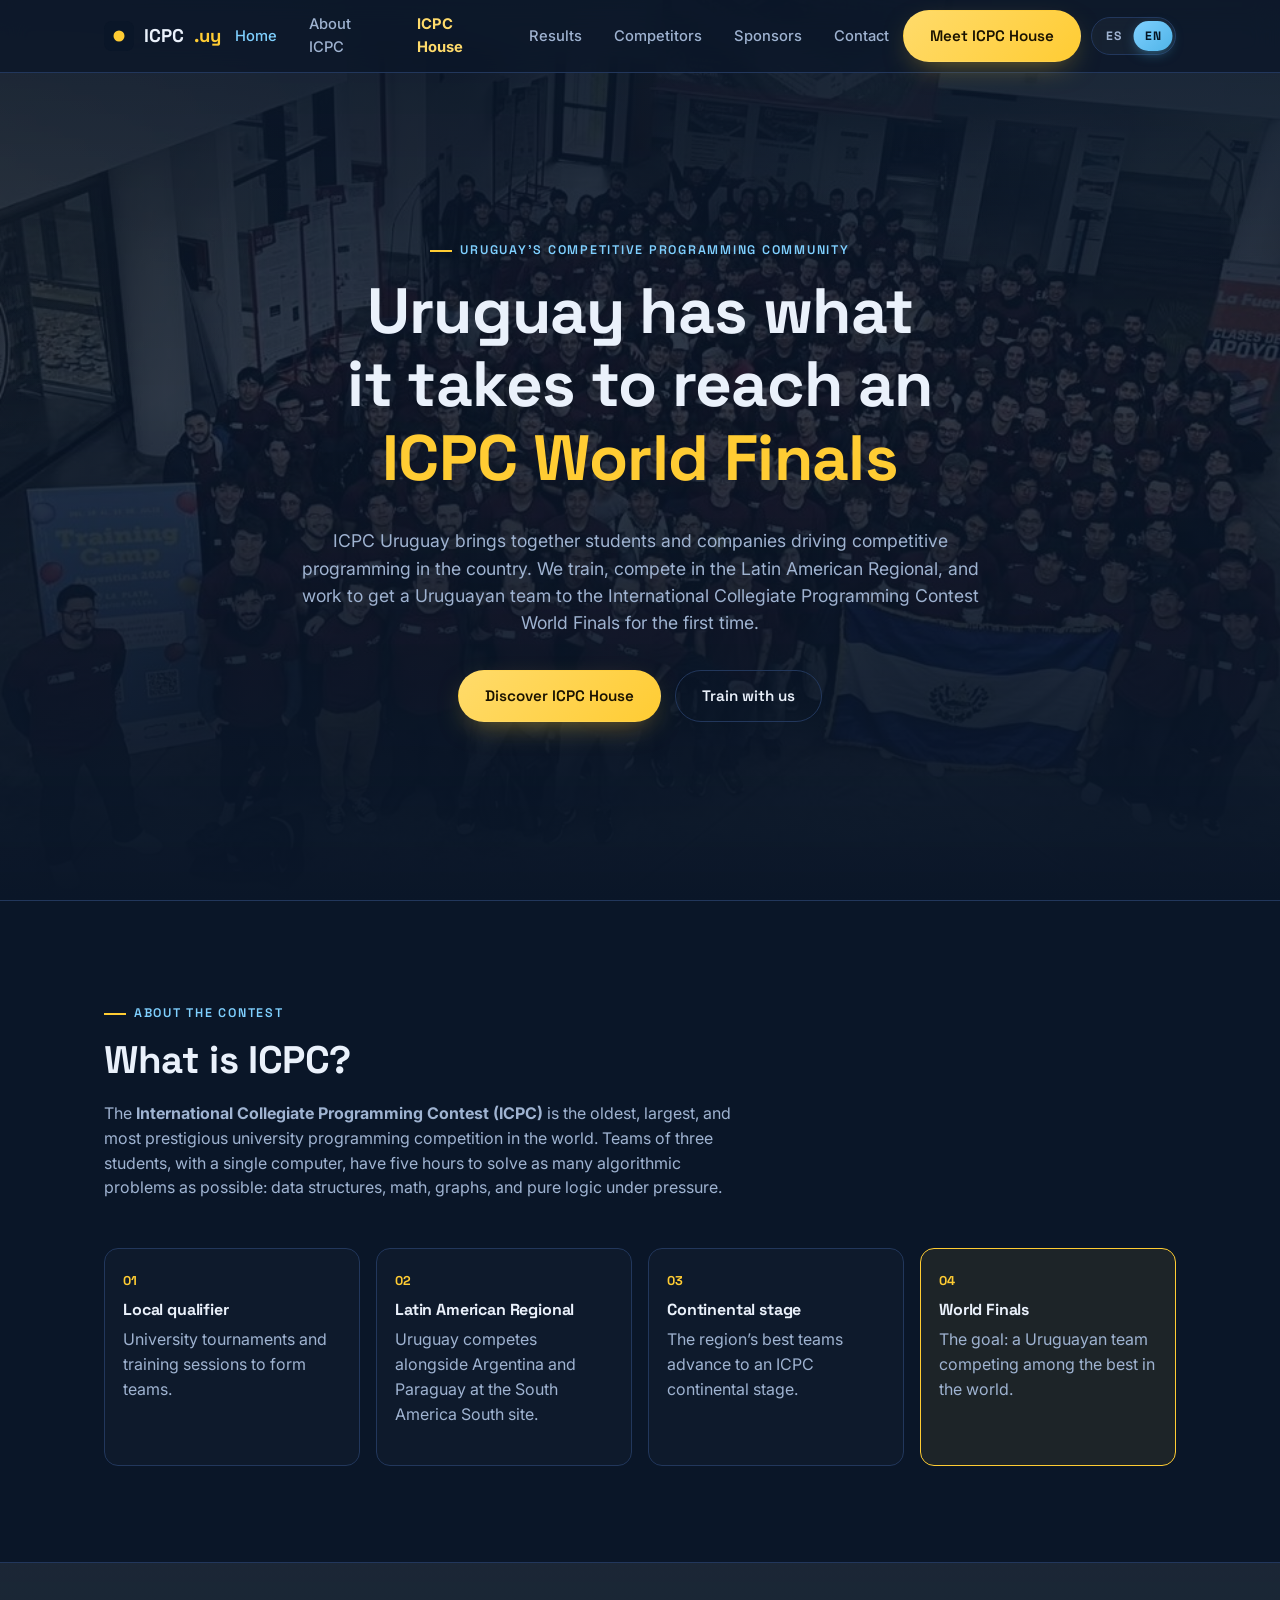
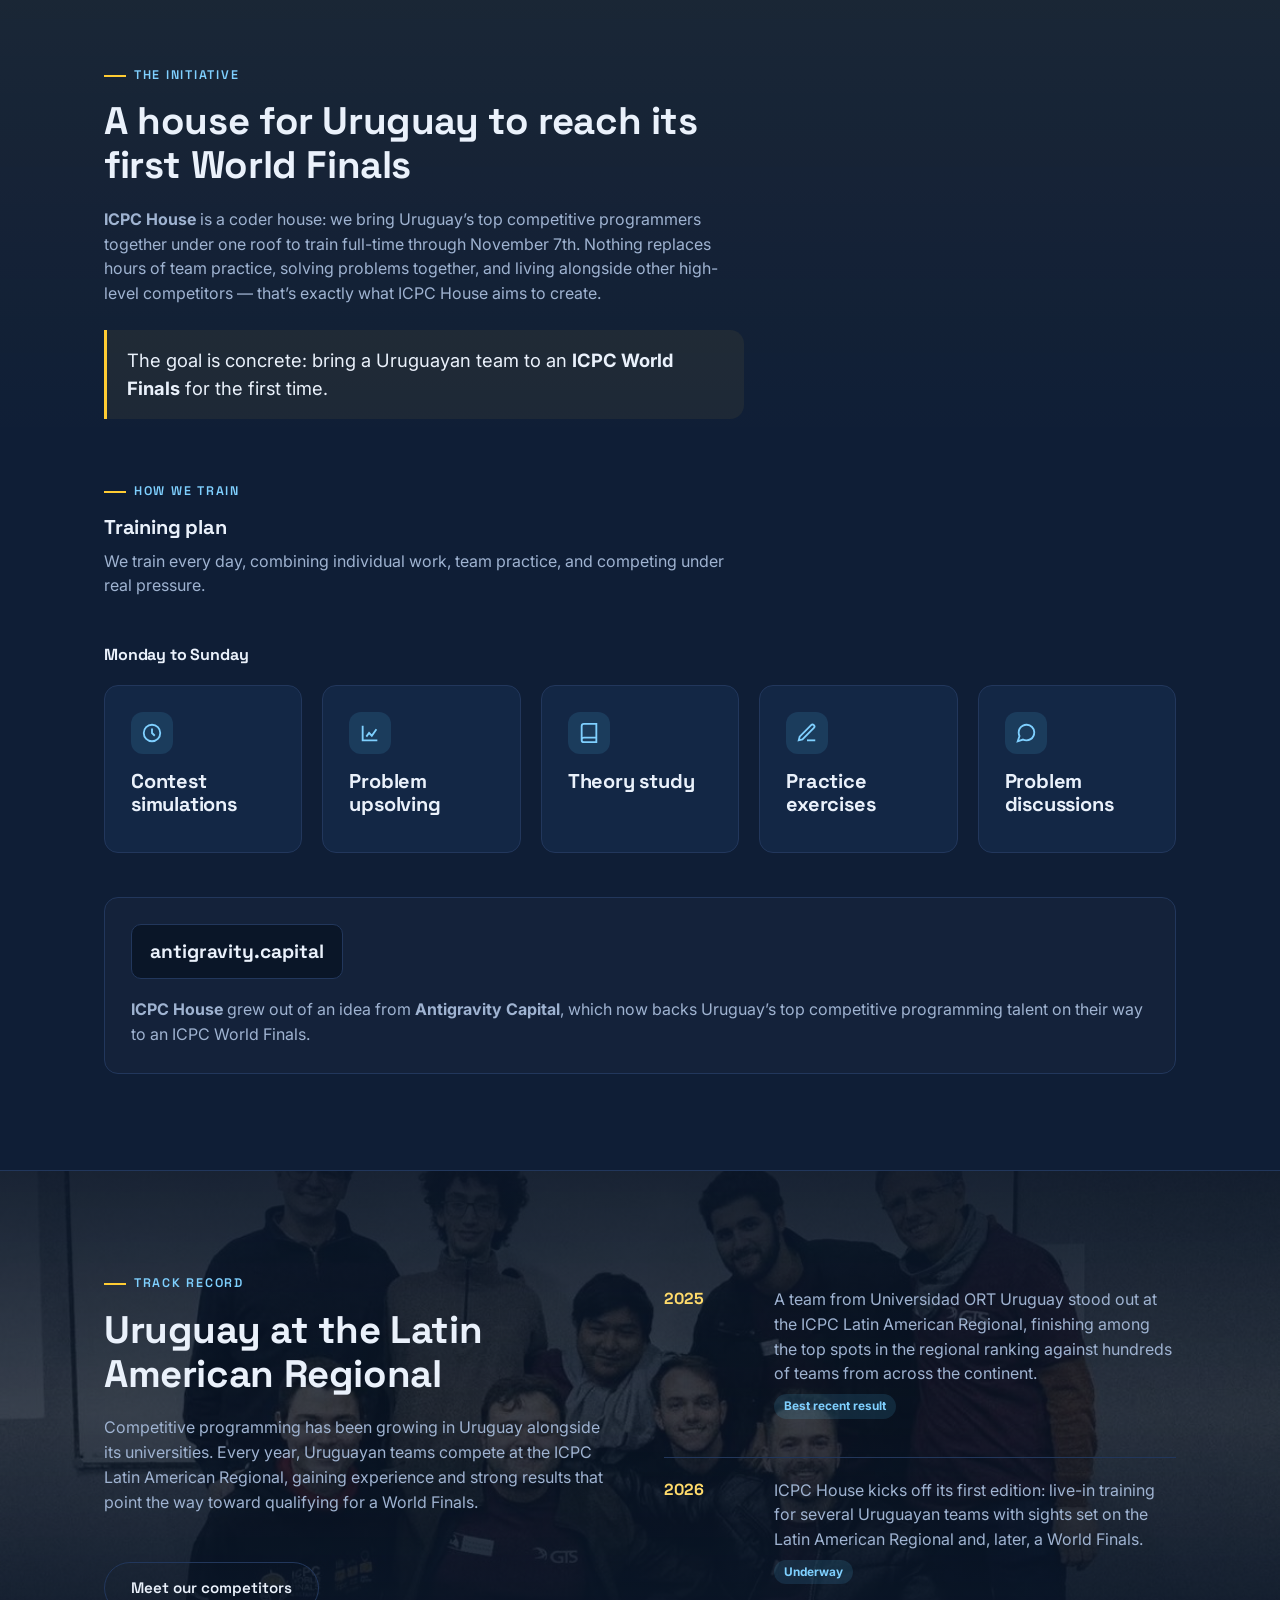
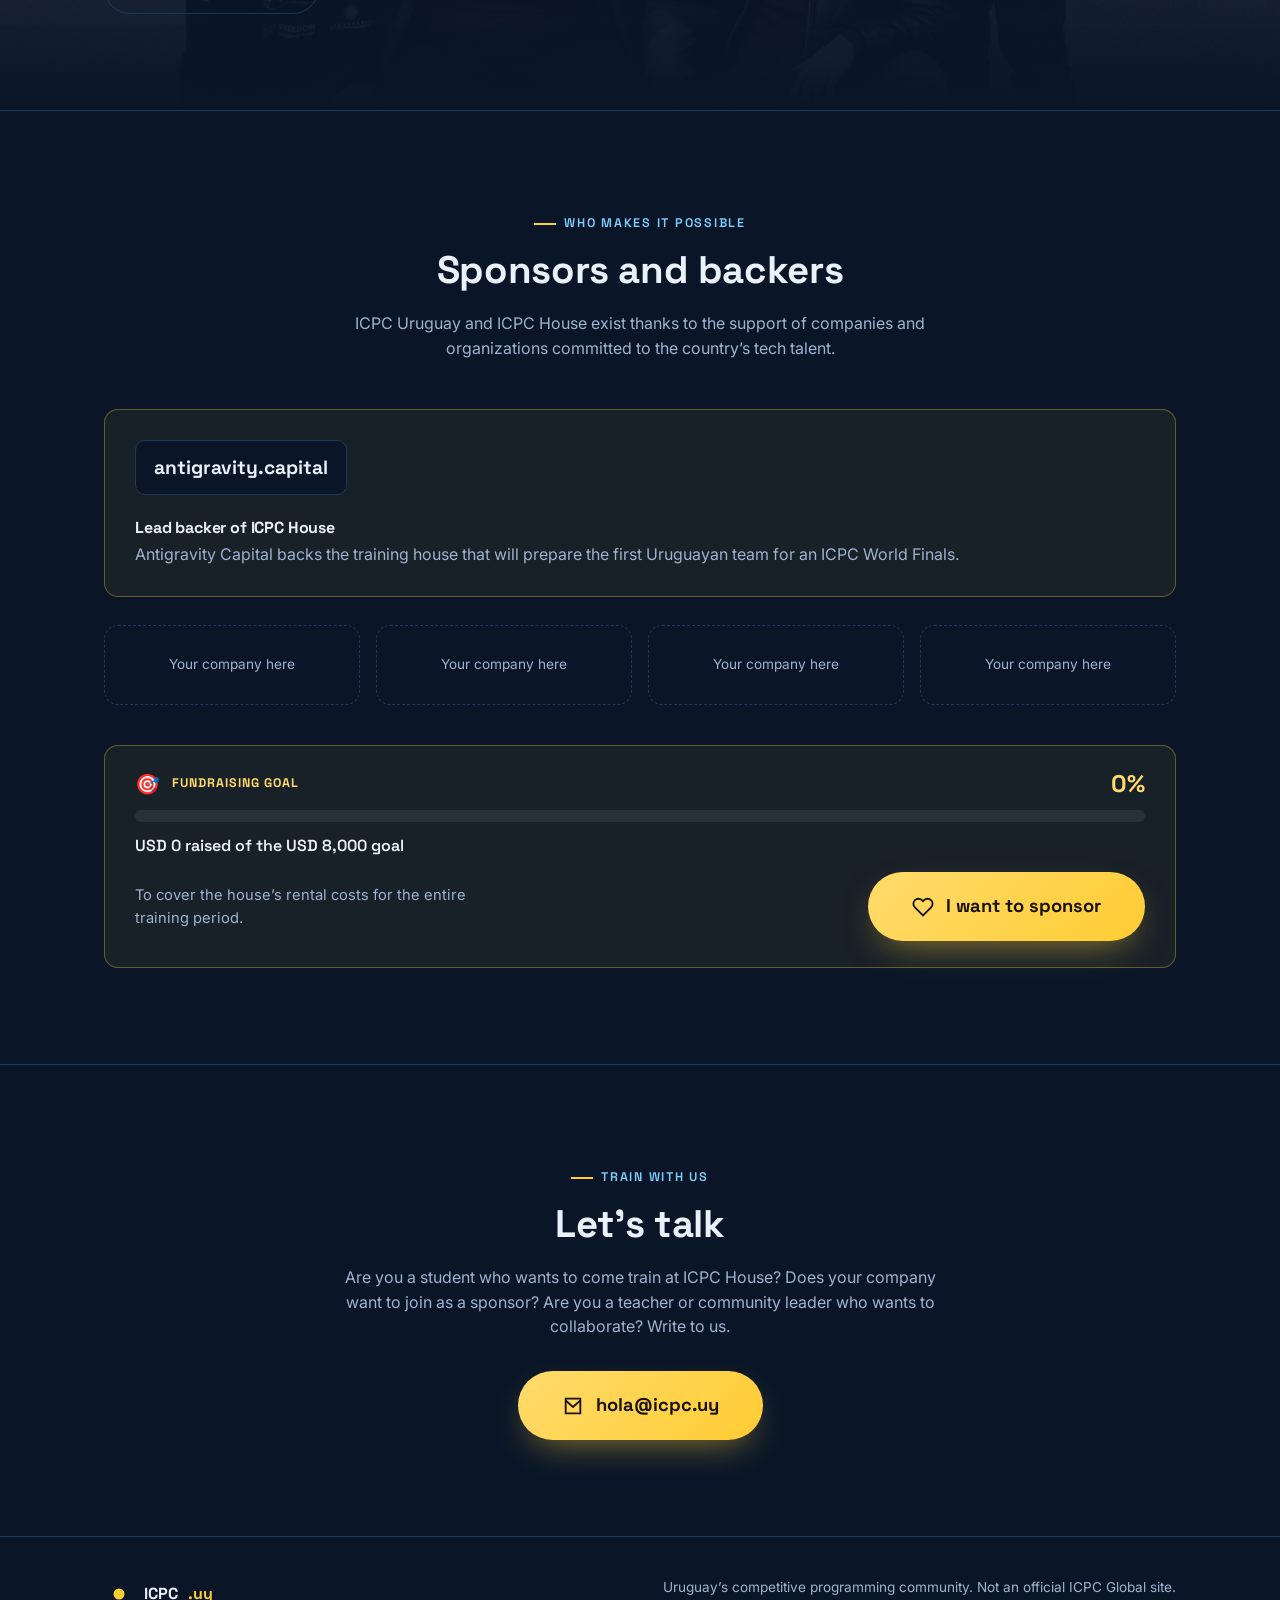
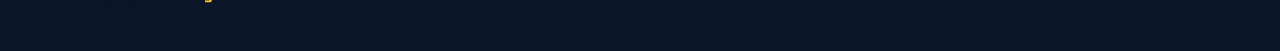
<file: index.html>
<!doctype html>
<html lang="en">
<head>
  <meta charset="UTF-8">
  <meta name="viewport" content="width=device-width, initial-scale=1">
  <title id="doc-title">ICPC Uruguay — On the Road to a World Finals</title>
  <meta id="meta-description" name="description" content="ICPC Uruguay brings together the country's top competitive programmers. Meet ICPC House, the initiative preparing the first Uruguayan team for an ICPC World Finals.">
  <link rel="icon" href="assets/favicon.svg" type="image/svg+xml">
  <link rel="preconnect" href="https://fonts.googleapis.com">
  <link rel="preconnect" href="https://fonts.gstatic.com" crossorigin>
  <link href="https://fonts.googleapis.com/css2?family=Inter:wght@400;500;600;700&family=Space+Grotesk:wght@500;600;700&display=swap" rel="stylesheet">
  <link rel="stylesheet" href="css/style.css?v=8">

  <meta id="meta-og-title" property="og:title" content="ICPC Uruguay — On the Road to a World Finals">
  <meta id="meta-og-description" property="og:description" content="Meet ICPC House, the house preparing the first Uruguayan team for an ICPC World Finals.">
  <meta property="og:type" content="website">
  <meta property="og:url" content="https://icpc.uy/">
</head>
<body>

  <header class="site-header" id="site-header">
    <div class="container">
      <a href="#inicio" class="brand">
        <span class="sun">
          <svg viewBox="0 0 64 64" xmlns="http://www.w3.org/2000/svg" aria-hidden="true">
            <circle cx="32" cy="32" r="16" fill="#ffcc33"/>
          </svg>
        </span>
        ICPC<span class="uy">.uy</span>
      </a>

      <nav class="main-nav" id="main-nav">
        <a href="#inicio" data-i18n="nav.inicio">Home</a>
        <a href="#sobre-icpc" data-i18n="nav.sobre">About ICPC</a>
        <a href="#icpc-house" class="highlight" data-i18n="nav.house">ICPC House</a>
        <a href="#resultados" data-i18n="nav.resultados">Results</a>
        <a href="competidores.html" data-i18n="nav.competidores">Competitors</a>
        <a href="#patrocinadores" data-i18n="nav.patrocinadores">Sponsors</a>
        <a href="#contacto" data-i18n="nav.contacto">Contact</a>
      </nav>

      <div class="header-cta">
        <a href="#icpc-house" class="btn btn-primary" data-i18n="header.cta">Meet ICPC House</a>
        <button class="lang-toggle" id="lang-toggle" type="button" aria-label="Switch language / Cambiar idioma">
          <span class="lang-thumb" aria-hidden="true"></span>
          <span class="lang-option" data-lang-option="es">ES</span>
          <span class="lang-option" data-lang-option="en">EN</span>
        </button>
        <button class="nav-toggle" id="nav-toggle" data-i18n-attr-aria-label="header.toggleAria" aria-label="Open menu" aria-expanded="false">
          <svg width="20" height="20" viewBox="0 0 24 24" fill="none" stroke="currentColor" stroke-width="2"><path d="M3 6h18M3 12h18M3 18h18"/></svg>
        </button>
      </div>
    </div>
  </header>

  <main>

    <!-- HERO -->
    <section class="hero has-photo" id="inicio">
      <div class="container hero-inner">
        <div class="eyebrow" data-i18n="hero.eyebrow">Uruguay’s competitive programming community</div>
        <h1 data-i18n-html="hero.h1">Uruguay has what it takes to reach an <span class="accent">ICPC World Finals</span></h1>
        <p class="hero-lede" data-i18n="hero.lede">ICPC Uruguay brings together students, universities, and companies driving competitive programming in the country. We train, compete in the Latin American Regional, and work to get a Uruguayan team to the International Collegiate Programming Contest World Finals for the first time.</p>
        <div class="hero-actions">
          <a href="#icpc-house" class="btn btn-primary" data-i18n="hero.btnPrimary">Discover ICPC House</a>
          <a href="#contacto" class="btn btn-outline" data-i18n="hero.btnOutline">Train with us</a>
        </div>
      </div>
    </section>

    <!-- SOBRE ICPC -->
    <section class="section" id="sobre-icpc">
      <div class="container">
        <div class="section-head">
          <div class="eyebrow" data-i18n="about.eyebrow">About the contest</div>
          <h2 data-i18n="about.h2">What is ICPC?</h2>
          <p data-i18n-html="about.p1">The <strong>International Collegiate Programming Contest (ICPC)</strong> is the oldest, largest, and most prestigious university programming competition in the world. Teams of three students, with a single computer, have five hours to solve as many algorithmic problems as possible: data structures, math, graphs, and pure logic under pressure.</p>
        </div>

        <div class="path">
          <div class="path-step">
            <div class="n">01</div>
            <h4 data-i18n="about.path1.h4">Local qualifier</h4>
            <p data-i18n="about.path1.p">University tournaments and training sessions to form teams.</p>
          </div>
          <div class="path-step">
            <div class="n">02</div>
            <h4 data-i18n="about.path2.h4">Latin American Regional</h4>
            <p data-i18n="about.path2.p">Uruguay competes alongside Argentina and Paraguay at the South America South site.</p>
          </div>
          <div class="path-step">
            <div class="n">03</div>
            <h4 data-i18n="about.path3.h4">Continental stage</h4>
            <p data-i18n="about.path3.p">The region’s best teams advance to an ICPC continental stage.</p>
          </div>
          <div class="path-step is-goal">
            <div class="n">04</div>
            <h4 data-i18n="about.path4.h4">World Finals</h4>
            <p data-i18n="about.path4.p">The goal: a Uruguayan team competing among the best in the world.</p>
          </div>
        </div>
      </div>
    </section>

    <!-- ICPC HOUSE -->
    <section class="section" id="icpc-house">
      <div class="container">
        <div class="section-head">
          <div class="eyebrow" data-i18n="house.eyebrow">The initiative</div>
          <h2 data-i18n="house.h2">A house for Uruguay to reach its first World Finals</h2>
          <p data-i18n-html="house.p1"><strong>ICPC House</strong> is a coder house: we bring Uruguay’s top competitive programmers together under one roof to train full-time through November 7th. Nothing replaces hours of team practice, solving problems together, and living alongside other high-level competitors — that’s exactly what ICPC House aims to create.</p>
          <p class="goal-callout" data-i18n-html="house.p2">The goal is concrete: bring a Uruguayan team to an <strong>ICPC World Finals</strong> for the first time.</p>
        </div>

        <div class="section-head" style="margin-top:56px;">
          <div class="eyebrow" data-i18n="house.plan.eyebrow">How we train</div>
          <h3 data-i18n="house.plan.h3">Training plan</h3>
          <p data-i18n="house.plan.p">We train every day, combining individual work, team practice, and competing under real pressure.</p>
        </div>

        <h4 style="margin:44px 0 0;" data-i18n="house.scheduleHead">Monday to Sunday</h4>

        <div class="house-features house-features--auto">
          <div class="feature-card">
            <div class="icon">
              <svg width="22" height="22" viewBox="0 0 24 24" fill="none" stroke="currentColor" stroke-width="2"><circle cx="12" cy="12" r="9"/><path d="M12 7v5l3 3"/></svg>
            </div>
            <h3 data-i18n="house.schedule.a1">Contest simulations</h3>
          </div>
          <div class="feature-card">
            <div class="icon">
              <svg width="22" height="22" viewBox="0 0 24 24" fill="none" stroke="currentColor" stroke-width="2"><path d="M4 4v16h16M8 16l3-4 3 3 5-7"/></svg>
            </div>
            <h3 data-i18n="house.schedule.a2">Problem upsolving</h3>
          </div>
          <div class="feature-card">
            <div class="icon">
              <svg width="22" height="22" viewBox="0 0 24 24" fill="none" stroke="currentColor" stroke-width="2"><path d="M4 19.5A2.5 2.5 0 016.5 17H20M4 4.5A2.5 2.5 0 016.5 2H20v20H6.5A2.5 2.5 0 014 19.5v-15z"/></svg>
            </div>
            <h3 data-i18n="house.schedule.a3">Theory study</h3>
          </div>
          <div class="feature-card">
            <div class="icon">
              <svg width="22" height="22" viewBox="0 0 24 24" fill="none" stroke="currentColor" stroke-width="2"><path d="M12 20h9"/><path d="M16.5 3.5a2.12 2.12 0 013 3L7 19l-4 1 1-4 12.5-12.5z"/></svg>
            </div>
            <h3 data-i18n="house.schedule.a4">Practice exercises</h3>
          </div>
          <div class="feature-card">
            <div class="icon">
              <svg width="22" height="22" viewBox="0 0 24 24" fill="none" stroke="currentColor" stroke-width="2"><path d="M21 11.5a8.38 8.38 0 01-.9 3.8 8.5 8.5 0 01-7.6 4.7 8.38 8.38 0 01-3.8-.9L3 21l1.9-5.7a8.38 8.38 0 01-.9-3.8 8.5 8.5 0 014.7-7.6 8.38 8.38 0 013.8-.9h.5a8.48 8.48 0 018 8v.5z"/></svg>
            </div>
            <h3 data-i18n="house.schedule.a5">Problem discussions</h3>
          </div>
        </div>

        <div class="house-driver">
          <a class="driver-logo" href="https://antigravity.capital" target="_blank" rel="noopener">antigravity.capital</a>
          <p style="margin:0;" data-i18n-html="house.driverP"><strong>ICPC House</strong> grew out of an idea from <strong>Antigravity Capital</strong>, which now backs Uruguay’s top competitive programming talent on their way to an ICPC World Finals.</p>
        </div>
      </div>
    </section>

    <!-- RESULTADOS -->
    <section class="section has-photo" id="resultados">
      <div class="container two-col">
        <div>
          <div class="section-head">
            <div class="eyebrow" data-i18n="results.eyebrow">Track record</div>
            <h2 data-i18n="results.h2">Uruguay at the Latin American Regional</h2>
            <p data-i18n="results.p">Competitive programming has been growing in Uruguay alongside its universities. Every year, Uruguayan teams compete at the ICPC Latin American Regional, gaining experience and strong results that point the way toward qualifying for a World Finals.</p>
          </div>
          <a href="competidores.html" class="btn btn-outline" data-i18n="results.competitorsCta">Meet our competitors</a>
        </div>

        <div class="timeline">
          <div class="timeline-item">
            <div class="year">2025</div>
            <div>
              <p style="margin-bottom:0;" data-i18n="results.item1.p">A team from Universidad ORT Uruguay stood out at the ICPC Latin American Regional, finishing among the top spots in the regional ranking against hundreds of teams from across the continent.</p>
              <span class="badge" data-i18n="results.item1.badge">Best recent result</span>
            </div>
          </div>
          <div class="timeline-item">
            <div class="year">2026</div>
            <div>
              <p style="margin-bottom:0;" data-i18n="results.item2.p">ICPC House kicks off its first edition: live-in training for several Uruguayan teams with sights set on the Latin American Regional and, later, a World Finals.</p>
              <span class="badge" data-i18n="results.item2.badge">Underway</span>
            </div>
          </div>
        </div>
      </div>
    </section>

    <!-- PATROCINADORES -->
    <section class="section" id="patrocinadores">
      <div class="container">
        <div class="section-head center">
          <div class="eyebrow" data-i18n="sponsors.eyebrow">Who makes it possible</div>
          <h2 data-i18n="sponsors.h2">Sponsors and backers</h2>
          <p data-i18n="sponsors.p">ICPC Uruguay and ICPC House exist thanks to the support of companies and organizations committed to the country’s tech talent.</p>
        </div>

        <div class="sponsor-tiers">
          <div class="sponsor-main">
            <a class="driver-logo" href="https://antigravity.capital" target="_blank" rel="noopener">antigravity.capital</a>
            <div>
              <h4 style="margin-bottom:4px;" data-i18n="sponsors.mainH4">Lead backer of ICPC House</h4>
              <p style="margin:0;" data-i18n="sponsors.mainP">Antigravity Capital backs the training house that will prepare the first Uruguayan team for an ICPC World Finals.</p>
            </div>
          </div>

          <div class="sponsor-grid">
            <div class="sponsor-slot" data-i18n="sponsors.slot">Your company here</div>
            <div class="sponsor-slot" data-i18n="sponsors.slot">Your company here</div>
            <div class="sponsor-slot" data-i18n="sponsors.slot">Your company here</div>
            <div class="sponsor-slot" data-i18n="sponsors.slot">Your company here</div>
          </div>
        </div>

        <div class="funding-goal">
          <div class="funding-goal-top">
            <span class="funding-goal-icon" aria-hidden="true">🎯</span>
            <span class="funding-goal-label" data-i18n="house.goalLabel">Fundraising goal</span>
            <span class="funding-goal-pct" data-i18n="house.goalPct">0%</span>
          </div>
          <div class="progress" role="progressbar" aria-valuemin="0" aria-valuemax="100" aria-valuenow="0" data-i18n-attr-aria-label="house.goalLabel" aria-label="Fundraising goal">
            <div class="progress-fill" id="funding-bar" style="width:0%"></div>
          </div>
          <div class="funding-goal-amounts" data-i18n="house.goalProgress">USD 0 raised of the USD 8,000 goal</div>
          <div class="funding-goal-foot">
            <p data-i18n="house.goalP">To cover the house’s rental costs for the entire training period.</p>
            <a href="#contacto" class="btn-xl">
              <svg width="22" height="22" viewBox="0 0 24 24" fill="none" stroke="currentColor" stroke-width="2" aria-hidden="true"><path d="M20.84 4.61a5.5 5.5 0 00-7.78 0L12 5.67l-1.06-1.06a5.5 5.5 0 00-7.78 7.78l1.06 1.06L12 21.23l7.78-7.78 1.06-1.06a5.5 5.5 0 000-7.78z"/></svg>
              <span data-i18n="sponsors.btn">I want to sponsor</span>
            </a>
          </div>
        </div>
      </div>
    </section>

    <!-- CONTACTO -->
    <section class="section" id="contacto">
      <div class="container contact-inner">
        <div class="eyebrow" data-i18n="contact.eyebrow">Train with us</div>
        <h2 data-i18n="contact.h2">Let’s talk</h2>
        <p data-i18n="contact.p">Are you a student who wants to come train at ICPC House? Does your company want to join as a sponsor? Are you a teacher or community leader who wants to collaborate? Write to us.</p>
        <a class="btn-xl" href="mailto:hola@icpc.uy">
          <svg width="22" height="22" viewBox="0 0 24 24" fill="none" stroke="currentColor" stroke-width="2" aria-hidden="true"><path d="M4 4h16v16H4z"/><path d="M4 6l8 7 8-7"/></svg>
          hola@icpc.uy
        </a>
      </div>
    </section>

  </main>

  <footer>
    <div class="container footer-row">
      <div class="brand" style="font-size:1rem;">
        <span class="sun">
          <svg viewBox="0 0 64 64" xmlns="http://www.w3.org/2000/svg" aria-hidden="true"><circle cx="32" cy="32" r="16" fill="#ffcc33"/></svg>
        </span>
        ICPC<span class="uy">.uy</span>
      </div>
      <p class="footer-note" data-i18n="footer.note">Uruguay’s competitive programming community. Not an official ICPC Global site.</p>
    </div>
  </footer>

  <script src="js/i18n.js?v=8"></script>
  <script src="js/main.js?v=8"></script>
</body>
</html>
</file>
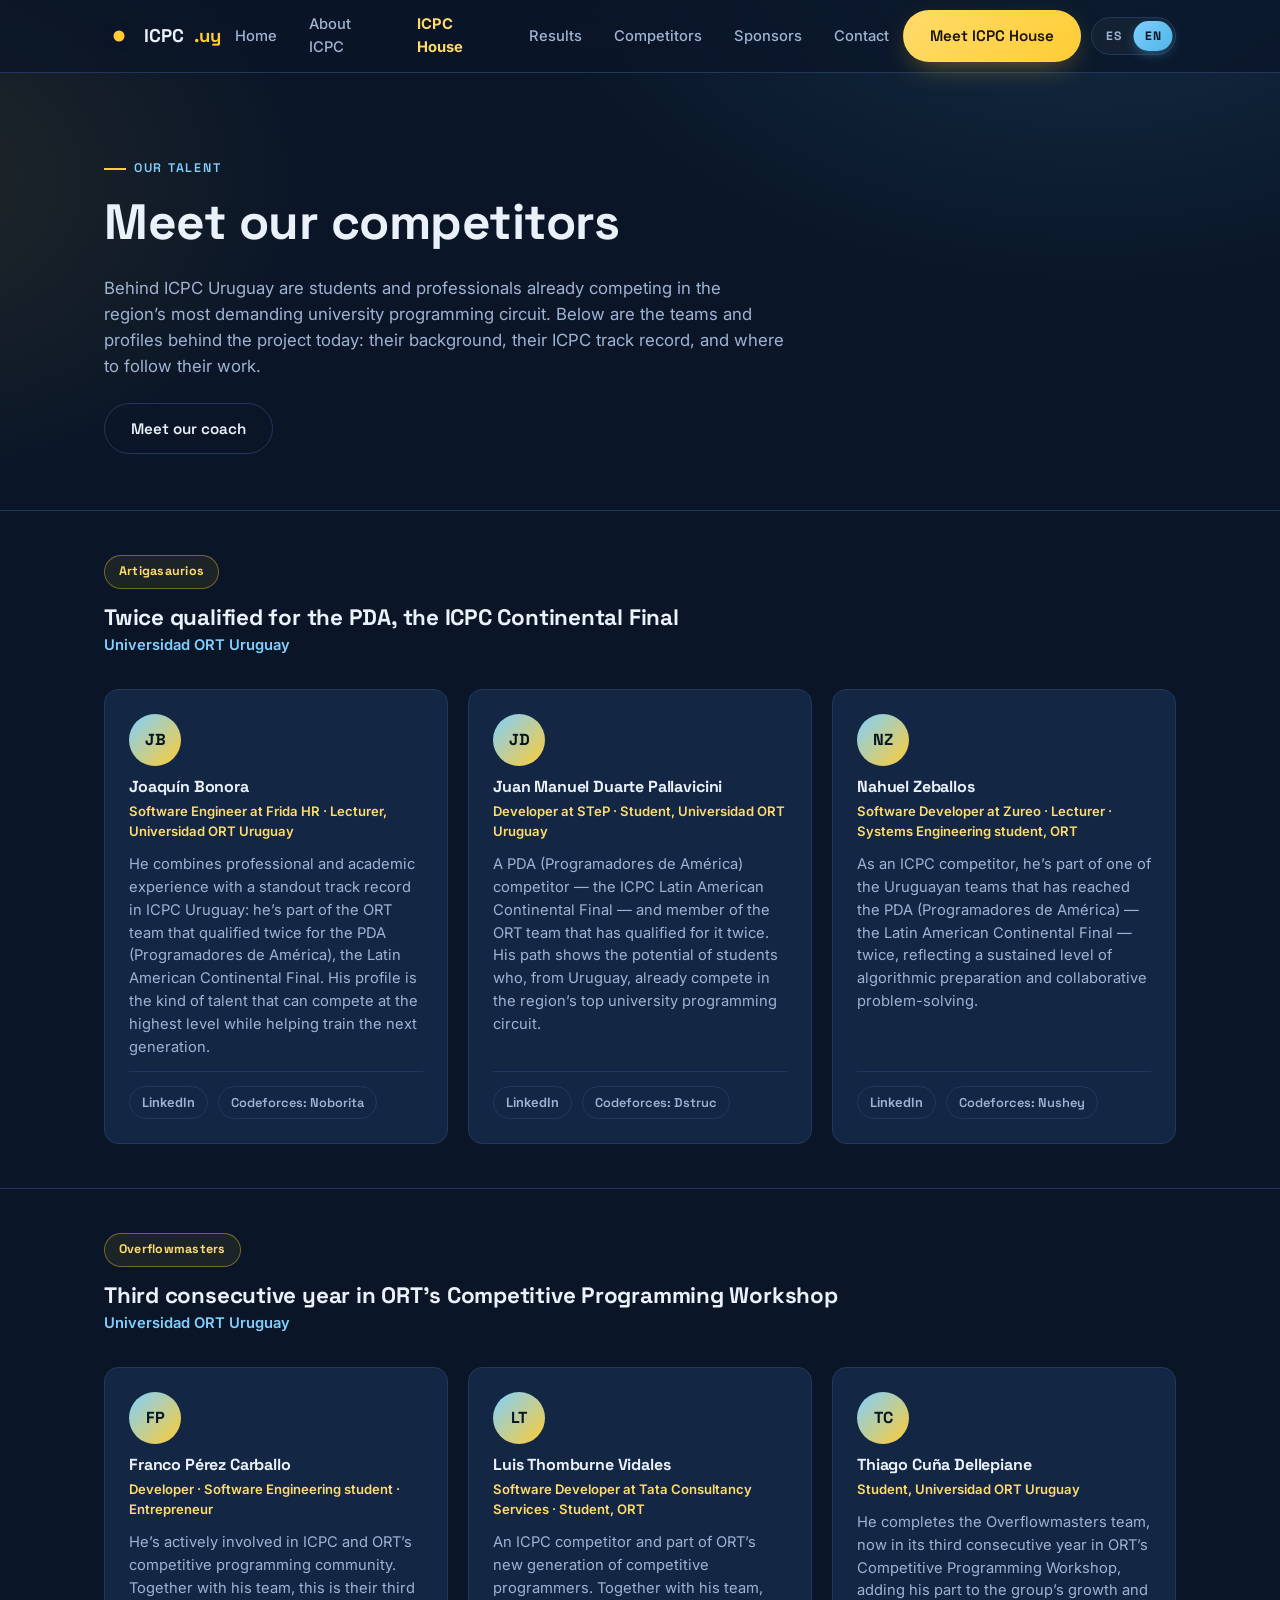
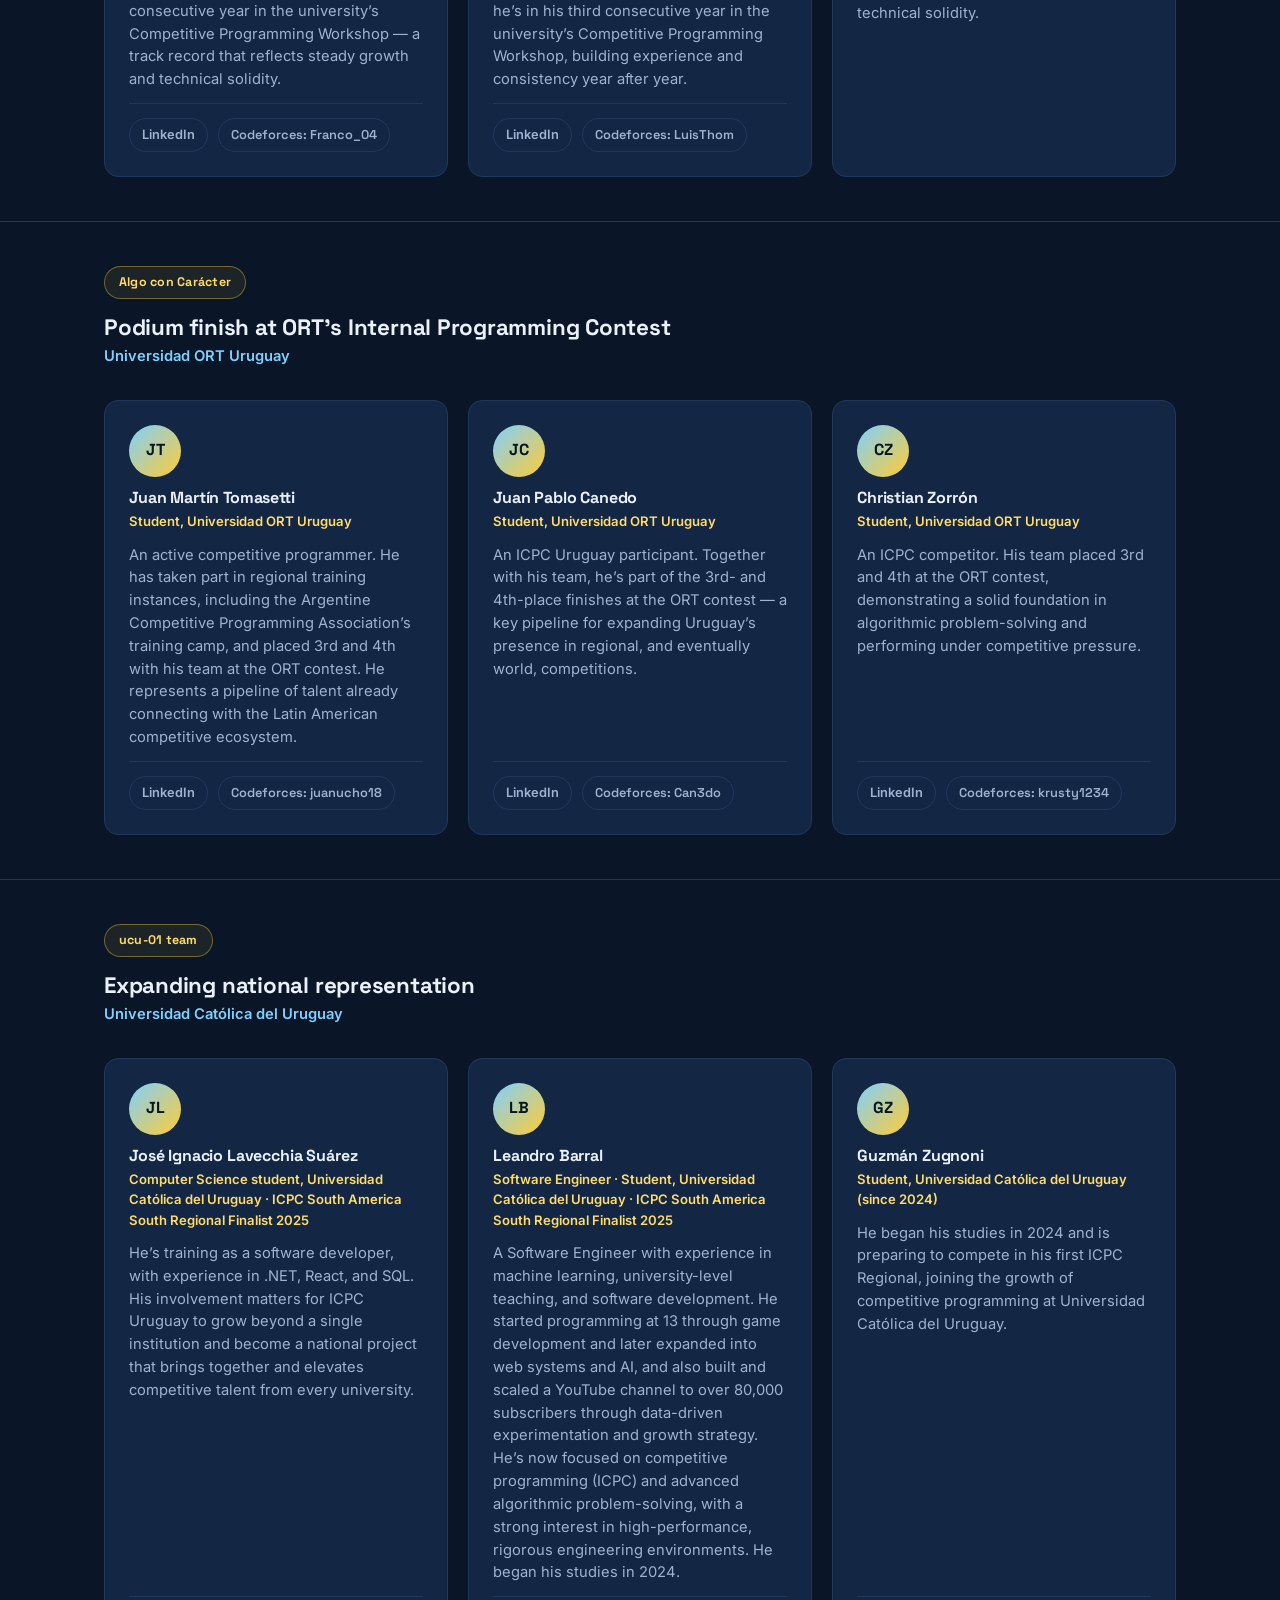
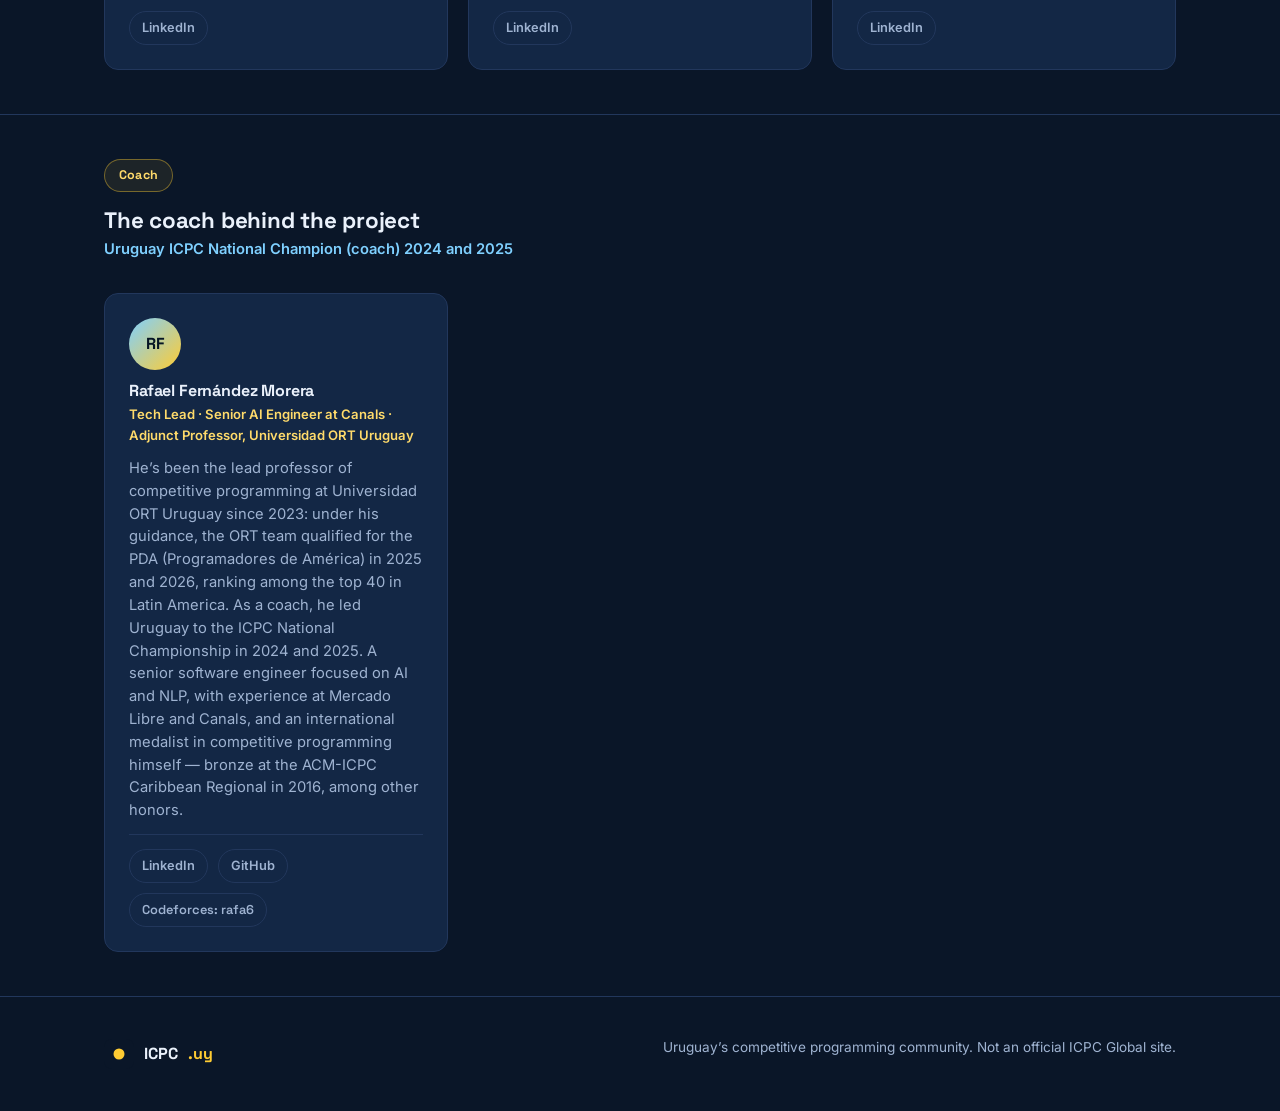
<file: competidores.html>
<!doctype html>
<html lang="es-UY">
<head>
  <meta charset="UTF-8">
  <meta name="viewport" content="width=device-width, initial-scale=1">
  <title>Competidores — ICPC Uruguay</title>
  <meta name="description" content="Conocé a los equipos y competidores de ICPC Uruguay: estudiantes y profesionales que ya compiten en la Final Continental de ICPC Latinoamérica.">
  <link rel="icon" href="assets/favicon.svg" type="image/svg+xml">
  <link rel="preconnect" href="https://fonts.googleapis.com">
  <link rel="preconnect" href="https://fonts.gstatic.com" crossorigin>
  <link href="https://fonts.googleapis.com/css2?family=Inter:wght@400;500;600;700&family=Space+Grotesk:wght@500;600;700&display=swap" rel="stylesheet">
  <link rel="stylesheet" href="css/style.css?v=8">

  <meta property="og:title" content="Competidores — ICPC Uruguay">
  <meta property="og:description" content="Conocé a los equipos y competidores de ICPC Uruguay.">
  <meta property="og:type" content="website">
  <meta property="og:url" content="https://icpc.uy/competidores.html">
</head>
<body>

  <header class="site-header" id="site-header">
    <div class="container">
      <a href="index.html#inicio" class="brand">
        <span class="sun">
          <svg viewBox="0 0 64 64" xmlns="http://www.w3.org/2000/svg" aria-hidden="true">
            <circle cx="32" cy="32" r="16" fill="#ffcc33"/>
          </svg>
        </span>
        ICPC<span class="uy">.uy</span>
      </a>

      <nav class="main-nav" id="main-nav">
        <a href="index.html#inicio" data-i18n="nav.inicio">Home</a>
        <a href="index.html#sobre-icpc" data-i18n="nav.sobre">About ICPC</a>
        <a href="index.html#icpc-house" class="highlight" data-i18n="nav.house">ICPC House</a>
        <a href="index.html#resultados" data-i18n="nav.resultados">Results</a>
        <a href="competidores.html" class="is-active" data-i18n="nav.competidores">Competitors</a>
        <a href="index.html#patrocinadores" data-i18n="nav.patrocinadores">Sponsors</a>
        <a href="index.html#contacto" data-i18n="nav.contacto">Contact</a>
      </nav>

      <div class="header-cta">
        <a href="index.html#icpc-house" class="btn btn-primary" data-i18n="header.cta">Meet ICPC House</a>
        <button class="lang-toggle" id="lang-toggle" type="button" aria-label="Switch language / Cambiar idioma">
          <span class="lang-thumb" aria-hidden="true"></span>
          <span class="lang-option" data-lang-option="es">ES</span>
          <span class="lang-option" data-lang-option="en">EN</span>
        </button>
        <button class="nav-toggle" id="nav-toggle" data-i18n-attr-aria-label="header.toggleAria" aria-label="Open menu" aria-expanded="false">
          <svg width="20" height="20" viewBox="0 0 24 24" fill="none" stroke="currentColor" stroke-width="2"><path d="M3 6h18M3 12h18M3 18h18"/></svg>
        </button>
      </div>
    </div>
  </header>

  <main>

    <!-- PAGE HEADER -->
    <section class="page-header">
      <div class="container">
        <div class="eyebrow" data-i18n="competitors.eyebrow">Our talent</div>
        <h1 style="font-size:clamp(2.1rem,4.2vw,3.1rem);" data-i18n="competitors.h1">Meet our competitors</h1>
        <p class="page-lede" data-i18n="competitors.lede">Behind ICPC Uruguay are students and professionals already competing in the region’s most demanding university programming circuit. Below are the teams and profiles behind the project today: their background, their ICPC track record, and where to follow their work.</p>
        <div style="margin-top:24px;">
          <a href="#coach" class="btn btn-outline" data-i18n="competitors.coachCta">Meet our coach</a>
        </div>
      </div>
    </section>

    <!-- EQUIPO: ARTIGASAURIOS (PDA / Final Continental) -->
    <section class="section team-block">
      <div class="container">
        <div class="team-head">
          <span class="team-name">Artigasaurios</span>
          <h3 data-i18n="competitors.teamA.h3">Twice qualified for the PDA, the ICPC Continental Final</h3>
          <p class="team-tag" data-i18n="competitors.teamA.tag">Universidad ORT Uruguay</p>
        </div>

        <div class="members-grid">
          <div class="member-card">
            <div class="member-avatar">JB</div>
            <h4>Joaquín Bonora</h4>
            <p class="member-role" data-i18n="competitors.bonora.role">Software Engineer at Frida HR · Lecturer, Universidad ORT Uruguay</p>
            <p class="member-bio" data-i18n="competitors.bonora.bio">He combines professional and academic experience with a standout track record in ICPC Uruguay: he’s part of the ORT team that qualified twice for the PDA (Programadores de América), the Latin American Continental Final. His profile is the kind of talent that can compete at the highest level while helping train the next generation.</p>
            <div class="member-links">
              <a href="https://www.linkedin.com/in/joaquin-bonora/" target="_blank" rel="noopener">LinkedIn</a>
              <a class="cf" data-cf-handle="Noborita" href="https://codeforces.com/profile/Noborita" target="_blank" rel="noopener">Codeforces: Noborita</a>
            </div>
          </div>

          <div class="member-card">
            <div class="member-avatar">JD</div>
            <h4>Juan Manuel Duarte Pallavicini</h4>
            <p class="member-role" data-i18n="competitors.duarte.role">Developer at STeP · Student, Universidad ORT Uruguay</p>
            <p class="member-bio" data-i18n="competitors.duarte.bio">A PDA (Programadores de América) competitor — the ICPC Latin American Continental Final — and member of the ORT team that has qualified for it twice. His path shows the potential of students who, from Uruguay, already compete in the region’s top university programming circuit.</p>
            <div class="member-links">
              <a href="https://www.linkedin.com/in/juan-manuel-duarte-pallavicini/" target="_blank" rel="noopener">LinkedIn</a>
              <a class="cf" data-cf-handle="Dstruc" href="https://codeforces.com/profile/Dstruc" target="_blank" rel="noopener">Codeforces: Dstruc</a>
            </div>
          </div>

          <div class="member-card">
            <div class="member-avatar">NZ</div>
            <h4>Nahuel Zeballos</h4>
            <p class="member-role" data-i18n="competitors.zeballos.role">Software Developer at Zureo · Lecturer · Systems Engineering student, ORT</p>
            <p class="member-bio" data-i18n="competitors.zeballos.bio">As an ICPC competitor, he’s part of one of the Uruguayan teams that has reached the PDA (Programadores de América) — the Latin American Continental Final — twice, reflecting a sustained level of algorithmic preparation and collaborative problem-solving.</p>
            <div class="member-links">
              <a href="https://www.linkedin.com/in/nahuel-zeballos/" target="_blank" rel="noopener">LinkedIn</a>
              <a class="cf" data-cf-handle="Nushey" href="https://codeforces.com/profile/Nushey" target="_blank" rel="noopener">Codeforces: Nushey</a>
            </div>
          </div>
        </div>
      </div>
    </section>

    <!-- EQUIPO: OVERFLOWMASTERS (Franco, Luis, Thiago) -->
    <section class="section team-block">
      <div class="container">
        <div class="team-head">
          <span class="team-name">Overflowmasters</span>
          <h3 data-i18n="competitors.teamOverflow.h3">Third consecutive year in ORT’s Competitive Programming Workshop</h3>
          <p class="team-tag" data-i18n="competitors.teamOverflow.tag">Universidad ORT Uruguay</p>
        </div>

        <div class="members-grid">
          <div class="member-card">
            <div class="member-avatar">FP</div>
            <h4>Franco Pérez Carballo</h4>
            <p class="member-role" data-i18n="competitors.franco.role">Developer · Software Engineering student · Entrepreneur</p>
            <p class="member-bio" data-i18n="competitors.franco.bio">He’s actively involved in ICPC and ORT’s competitive programming community. Together with his team, this is their third consecutive year in the university’s Competitive Programming Workshop — a track record that reflects steady growth and technical solidity.</p>
            <div class="member-links">
              <a href="https://www.linkedin.com/in/franco-perez-carballo/" target="_blank" rel="noopener">LinkedIn</a>
              <a class="cf" data-cf-handle="Franco_04" href="https://codeforces.com/profile/Franco_04" target="_blank" rel="noopener">Codeforces: Franco_04</a>
            </div>
          </div>

          <div class="member-card">
            <div class="member-avatar">LT</div>
            <h4>Luis Thomburne Vidales</h4>
            <p class="member-role" data-i18n="competitors.luis.role">Software Developer at Tata Consultancy Services · Student, ORT</p>
            <p class="member-bio" data-i18n="competitors.luis.bio">An ICPC competitor and part of ORT’s new generation of competitive programmers. Together with his team, he’s in his third consecutive year in the university’s Competitive Programming Workshop, building experience and consistency year after year.</p>
            <div class="member-links">
              <a href="https://www.linkedin.com/in/luis-thomburne-vidales-6b3995282/" target="_blank" rel="noopener">LinkedIn</a>
              <a class="cf" data-cf-handle="LuisThom" href="https://codeforces.com/profile/LuisThom" target="_blank" rel="noopener">Codeforces: LuisThom</a>
            </div>
          </div>

          <div class="member-card">
            <div class="member-avatar">TC</div>
            <h4>Thiago Cuña Dellepiane</h4>
            <p class="member-role" data-i18n="competitors.thiago.role">Student, Universidad ORT Uruguay</p>
            <p class="member-bio" data-i18n="competitors.thiago.bio">He completes the Overflowmasters team, now in its third consecutive year in ORT’s Competitive Programming Workshop, adding his part to the group’s growth and technical solidity.</p>
          </div>
        </div>
      </div>
    </section>

    <!-- EQUIPO: ALGO CON CARÁCTER (Tomasetti, Canedo, Zorron) -->
    <section class="section team-block">
      <div class="container">
        <div class="team-head">
          <span class="team-name">Algo con Carácter</span>
          <h3 data-i18n="competitors.teamAlgo.h3">Podium finish at ORT’s Internal Programming Contest</h3>
          <p class="team-tag" data-i18n="competitors.teamAlgo.tag">Universidad ORT Uruguay</p>
        </div>

        <div class="members-grid">
          <div class="member-card">
            <div class="member-avatar">JT</div>
            <h4>Juan Martín Tomasetti</h4>
            <p class="member-role" data-i18n="competitors.tomasetti.role">Student, Universidad ORT Uruguay</p>
            <p class="member-bio" data-i18n="competitors.tomasetti.bio">An active competitive programmer. He has taken part in regional training instances, including the Argentine Competitive Programming Association’s training camp, and placed 3rd and 4th with his team at the ORT contest. He represents a pipeline of talent already connecting with the Latin American competitive ecosystem.</p>
            <div class="member-links">
              <a href="https://www.linkedin.com/in/juan-tomasetti/" target="_blank" rel="noopener">LinkedIn</a>
              <a class="cf" data-cf-handle="juanucho18" href="https://codeforces.com/profile/juanucho18" target="_blank" rel="noopener">Codeforces: juanucho18</a>
            </div>
          </div>

          <div class="member-card">
            <div class="member-avatar">JC</div>
            <h4>Juan Pablo Canedo</h4>
            <p class="member-role" data-i18n="competitors.canedo.role">Student, Universidad ORT Uruguay</p>
            <p class="member-bio" data-i18n="competitors.canedo.bio">An ICPC Uruguay participant. Together with his team, he’s part of the 3rd- and 4th-place finishes at the ORT contest — a key pipeline for expanding Uruguay’s presence in regional, and eventually world, competitions.</p>
            <div class="member-links">
              <a href="https://www.linkedin.com/in/juan-pablo-canedo-249768367/" target="_blank" rel="noopener">LinkedIn</a>
              <a class="cf" data-cf-handle="Can3do" href="https://codeforces.com/profile/Can3do" target="_blank" rel="noopener">Codeforces: Can3do</a>
            </div>
          </div>

          <div class="member-card">
            <div class="member-avatar">CZ</div>
            <h4>Christian Zorrón</h4>
            <p class="member-role" data-i18n="competitors.zorron.role">Student, Universidad ORT Uruguay</p>
            <p class="member-bio" data-i18n="competitors.zorron.bio">An ICPC competitor. His team placed 3rd and 4th at the ORT contest, demonstrating a solid foundation in algorithmic problem-solving and performing under competitive pressure.</p>
            <div class="member-links">
              <a href="https://www.linkedin.com/in/christian-zorr%C3%B3n-260400266/" target="_blank" rel="noopener">LinkedIn</a>
              <a class="cf" data-cf-handle="krusty1234" href="https://codeforces.com/profile/krusty1234" target="_blank" rel="noopener">Codeforces: krusty1234</a>
            </div>
          </div>
        </div>
      </div>
    </section>

    <!-- EQUIPO: UCU-01 TEAM (Universidad Catolica) -->
    <section class="section team-block">
      <div class="container">
        <div class="team-head">
          <span class="team-name">ucu-01 team</span>
          <h3 data-i18n="competitors.teamD.h3">Expanding national representation</h3>
          <p class="team-tag" data-i18n="competitors.teamD.tag">Universidad Católica del Uruguay</p>
        </div>

        <div class="members-grid">
          <div class="member-card">
            <div class="member-avatar">JL</div>
            <h4>José Ignacio Lavecchia Suárez</h4>
            <p class="member-role" data-i18n="competitors.lavecchia.role">Computer Science student, Universidad Católica del Uruguay · ICPC South America South Regional Finalist 2025</p>
            <p class="member-bio" data-i18n="competitors.lavecchia.bio">He’s training as a software developer, with experience in .NET, React, and SQL. His involvement matters for ICPC Uruguay to grow beyond a single institution and become a national project that brings together and elevates competitive talent from every university.</p>
            <div class="member-links">
              <a href="https://www.linkedin.com/in/jose-ignacio-lavecchia-suarez/" target="_blank" rel="noopener">LinkedIn</a>
            </div>
          </div>

          <div class="member-card">
            <div class="member-avatar">LB</div>
            <h4>Leandro Barral</h4>
            <p class="member-role" data-i18n="competitors.leandro.role">Software Engineer · Student, Universidad Católica del Uruguay · ICPC South America South Regional Finalist 2025</p>
            <p class="member-bio" data-i18n="competitors.leandro.bio">A Software Engineer with experience in machine learning, university-level teaching, and software development. He started programming at 13 through game development and later expanded into web systems and AI, and also built and scaled a YouTube channel to over 80,000 subscribers through data-driven experimentation and growth strategy. He’s now focused on competitive programming (ICPC) and advanced algorithmic problem-solving, with a strong interest in high-performance, rigorous engineering environments. He began his studies in 2024.</p>
            <div class="member-links">
              <a href="https://www.linkedin.com/in/leandrob/" target="_blank" rel="noopener">LinkedIn</a>
            </div>
          </div>

          <div class="member-card">
            <div class="member-avatar">GZ</div>
            <h4>Guzmán Zugnoni</h4>
            <p class="member-role" data-i18n="competitors.guzman.role">Student, Universidad Católica del Uruguay (since 2024)</p>
            <p class="member-bio" data-i18n="competitors.guzman.bio">He began his studies in 2024 and is preparing to compete in his first ICPC Regional, joining the growth of competitive programming at Universidad Católica del Uruguay.</p>
            <div class="member-links">
              <a href="https://www.linkedin.com/in/guzman-zugnoni/" target="_blank" rel="noopener">LinkedIn</a>
            </div>
          </div>
        </div>
      </div>
    </section>

    <!-- COACH -->
    <section class="section team-block" id="coach">
      <div class="container">
        <div class="team-head">
          <span class="team-name">Coach</span>
          <h3 data-i18n="competitors.coach.h3">The coach behind the project</h3>
          <p class="team-tag" data-i18n="competitors.coach.tag">Uruguay ICPC National Champion (coach) 2024 and 2025</p>
        </div>

        <div class="members-grid">
          <div class="member-card">
            <div class="member-avatar">RF</div>
            <h4>Rafael Fernández Morera</h4>
            <p class="member-role" data-i18n="competitors.rafael.role">Tech Lead · Senior AI Engineer at Canals · Adjunct Professor, Universidad ORT Uruguay</p>
            <p class="member-bio" data-i18n="competitors.rafael.bio">He’s been the lead professor of competitive programming at Universidad ORT Uruguay since 2023: under his guidance, the ORT team qualified for the PDA (Programadores de América) in 2025 and 2026, ranking among the top 40 in Latin America. As a coach, he led Uruguay to the ICPC National Championship in 2024 and 2025. A senior software engineer focused on AI and NLP, with experience at Mercado Libre and Canals, and an international medalist in competitive programming himself — bronze at the ACM-ICPC Caribbean Regional in 2016, among other honors.</p>
            <div class="member-links">
              <a href="https://www.linkedin.com/in/rfmorera" target="_blank" rel="noopener">LinkedIn</a>
              <a href="https://github.com/rfmorera" target="_blank" rel="noopener">GitHub</a>
              <a class="cf" data-cf-handle="rafa6" href="https://codeforces.com/profile/rafa6" target="_blank" rel="noopener">Codeforces: rafa6</a>
            </div>
          </div>
        </div>
      </div>
    </section>

  </main>

  <footer>
    <div class="container footer-row">
      <div class="brand" style="font-size:1rem;">
        <span class="sun">
          <svg viewBox="0 0 64 64" xmlns="http://www.w3.org/2000/svg" aria-hidden="true"><circle cx="32" cy="32" r="16" fill="#ffcc33"/></svg>
        </span>
        ICPC<span class="uy">.uy</span>
      </div>
      <p class="footer-note" data-i18n="footer.note">Uruguay’s competitive programming community. Not an official ICPC Global site.</p>
    </div>
  </footer>

  <script src="js/i18n.js?v=8"></script>
  <script src="js/main.js?v=8"></script>
  <script src="js/cf-ratings.js?v=8"></script>
</body>
</html>
</file>
<file: css/style.css>
/* ICPC Uruguay — estilos base */

:root {
  --bg: #0a1628;
  --bg-alt: #0f1e36;
  --surface: #132745;
  --surface-2: #17305a;
  --border: #22375c;
  --text: #eaf1fb;
  --text-dim: #9fb3d1;
  --sky: #4fb4e8;
  --sky-strong: #7fd0ff;
  --gold: #ffcc33;
  --gold-strong: #ffdb6b;
  --danger: #ff6b6b;
  --radius: 14px;
  --max: 1120px;
  --font-head: "Space Grotesk", "Inter", system-ui, sans-serif;
  --font-body: "Inter", system-ui, -apple-system, sans-serif;
}

* { box-sizing: border-box; }

html { scroll-behavior: smooth; }

body {
  margin: 0;
  background: var(--bg);
  color: var(--text);
  font-family: var(--font-body);
  line-height: 1.55;
  -webkit-font-smoothing: antialiased;
}

body::before {
  content: "";
  position: fixed;
  inset: 0;
  z-index: -1;
  background:
    radial-gradient(60rem 40rem at 85% -10%, rgba(79, 180, 232, 0.16), transparent 60%),
    radial-gradient(50rem 35rem at -10% 20%, rgba(255, 204, 51, 0.10), transparent 55%),
    var(--bg);
}

img, svg { max-width: 100%; display: block; }

a { color: inherit; text-decoration: none; }

.container {
  max-width: var(--max);
  margin: 0 auto;
  padding: 0 24px;
}

h1, h2, h3, h4 {
  font-family: var(--font-head);
  line-height: 1.15;
  margin: 0 0 .5em;
  letter-spacing: -0.01em;
}

h2 { font-size: clamp(1.7rem, 3.2vw, 2.4rem); }
h3 { font-size: 1.25rem; }

p { color: var(--text-dim); margin: 0 0 1em; }

.eyebrow {
  display: inline-flex;
  align-items: center;
  gap: 8px;
  font-family: var(--font-head);
  font-size: .78rem;
  font-weight: 600;
  letter-spacing: .14em;
  text-transform: uppercase;
  color: var(--sky-strong);
  margin-bottom: 14px;
}

.eyebrow::before {
  content: "";
  width: 22px;
  height: 2px;
  background: var(--gold);
  display: inline-block;
}

.section {
  padding: 96px 0;
  border-top: 1px solid var(--border);
}

.section-head {
  max-width: 640px;
  margin: 0 0 48px;
}

.section-head.center { margin-inline: auto; text-align: center; }

/* Buttons */
.btn {
  display: inline-flex;
  align-items: center;
  justify-content: center;
  gap: 8px;
  padding: 13px 26px;
  border-radius: 999px;
  font-family: var(--font-head);
  font-weight: 600;
  font-size: .95rem;
  border: 1px solid transparent;
  cursor: pointer;
  transition: transform .15s ease, box-shadow .15s ease, background .15s ease, border-color .15s ease;
  white-space: nowrap;
}

.btn:hover { transform: translateY(-2px); }

.btn-primary {
  background: linear-gradient(135deg, var(--gold-strong), var(--gold));
  color: #1a1200;
  box-shadow: 0 10px 30px -12px rgba(255, 204, 51, 0.55);
}

.btn-primary:hover { box-shadow: 0 14px 34px -10px rgba(255, 204, 51, 0.65); }

.btn-outline {
  background: transparent;
  color: var(--text);
  border-color: var(--border);
}

.btn-outline:hover { border-color: var(--sky); color: var(--sky-strong); }

/* Header */
.site-header {
  position: fixed;
  top: 0; left: 0; right: 0;
  z-index: 100;
  backdrop-filter: blur(14px);
  background: rgba(10, 22, 40, 0.72);
  border-bottom: 1px solid var(--border);
}

.site-header .container {
  display: flex;
  align-items: center;
  justify-content: space-between;
  height: 72px;
}

.brand {
  display: flex;
  align-items: center;
  gap: 10px;
  font-family: var(--font-head);
  font-weight: 700;
  font-size: 1.15rem;
}

.brand .sun {
  width: 30px; height: 30px;
  border-radius: 8px;
  background: var(--bg);
  display: grid;
  place-items: center;
}

.brand .sun svg { width: 22px; height: 22px; }

.brand .uy { color: var(--gold); }

nav.main-nav {
  display: flex;
  align-items: center;
  gap: 4px;
}

nav.main-nav a {
  padding: 10px 14px;
  border-radius: 999px;
  font-size: .92rem;
  font-weight: 500;
  color: var(--text-dim);
  transition: color .15s ease, background .15s ease;
}

nav.main-nav a:hover { color: var(--text); background: rgba(255,255,255,0.05); }

nav.main-nav a.is-active { color: var(--sky-strong); }

nav.main-nav a.highlight {
  color: var(--gold-strong);
  font-weight: 700;
}

.header-cta { display: flex; align-items: center; gap: 10px; }

.nav-toggle {
  display: none;
  background: transparent;
  border: 1px solid var(--border);
  border-radius: 10px;
  width: 42px; height: 42px;
  color: var(--text);
  cursor: pointer;
  align-items: center;
  justify-content: center;
}

.lang-toggle {
  position: relative;
  display: inline-flex;
  align-items: center;
  gap: 2px;
  background: rgba(255, 255, 255, 0.03);
  border: 1px solid var(--border);
  border-radius: 999px;
  padding: 3px;
  cursor: pointer;
  transition: border-color .15s ease;
}

.lang-toggle:hover { border-color: var(--sky); }

.lang-toggle:focus-visible {
  outline: 2px solid var(--sky-strong);
  outline-offset: 2px;
}

.lang-thumb {
  position: absolute;
  top: 3px;
  left: 3px;
  width: calc(50% - 3px);
  height: calc(100% - 6px);
  border-radius: 999px;
  background: linear-gradient(135deg, var(--sky-strong), var(--sky));
  box-shadow: 0 4px 14px -4px rgba(79, 180, 232, 0.65);
  transition: transform .28s cubic-bezier(.65, 0, .35, 1);
  z-index: 0;
}

.lang-toggle[data-active="en"] .lang-thumb { transform: translateX(100%); }

.lang-option {
  position: relative;
  z-index: 1;
  display: inline-block;
  min-width: 26px;
  padding: 7px 11px;
  border-radius: 999px;
  text-align: center;
  font-family: var(--font-head);
  font-size: .76rem;
  font-weight: 700;
  letter-spacing: .04em;
  color: var(--text-dim);
  transition: color .2s ease;
}

.lang-option.is-active { color: #051524; }

/* Fondo fotografico. La foto va en ::before y el degradado en ::after,
   ambos por debajo del contenido, que sube a z-index 1. La opacidad se
   regula por seccion con --photo-opacity. */
.has-photo { position: relative; isolation: isolate; }

.has-photo > * { position: relative; z-index: 1; }

.has-photo::before,
.has-photo::after {
  content: "";
  position: absolute;
  inset: 0;
  z-index: 0;
  pointer-events: none;
}

.has-photo::before {
  background-image: var(--photo);
  background-size: cover;
  background-position: var(--photo-position, center);
  opacity: var(--photo-opacity, .12);
}

.has-photo::after {
  background: linear-gradient(180deg,
    rgba(10, 22, 40, .82) 0%,
    rgba(10, 22, 40, .45) 45%,
    var(--bg) 100%);
}

/* Hero: ocupa el viewport completo, contenido centrado.
   El padding superior es mayor que el inferior para compensar
   el header fijo de 72px y que el bloque quede optimamente centrado. */
.hero {
  position: relative;
  overflow: hidden;
  min-height: 100vh;
  min-height: 100svh;
  display: flex;
  align-items: center;
  padding: 128px 0 72px;
  --photo: url("../assets/training-camp.jpg");
  --photo-opacity: .30;
}

#resultados {
  --photo: url("../assets/equipo.jpg");
  --photo-opacity: .38;
  /* Encuadre alto: las caras estan en la franja superior de la foto. */
  --photo-position: center 25%;
}

.hero-inner { text-align: center; }

.hero h1 {
  font-size: clamp(2.4rem, 5.5vw, 4rem);
  max-width: 20ch;
  margin-inline: auto;
  text-wrap: balance;
}

.hero h1 .accent { color: var(--gold); }

.hero-lede {
  font-size: 1.1rem;
  max-width: 62ch;
  margin-inline: auto;
  text-wrap: pretty;
}

.hero-actions {
  display: flex;
  gap: 14px;
  flex-wrap: wrap;
  justify-content: center;
  margin-top: 34px;
}

/* Logic path (about section) */
.path {
  display: grid;
  grid-template-columns: repeat(4, 1fr);
  gap: 16px;
}

.path-step {
  position: relative;
  padding: 22px 18px;
  border: 1px solid var(--border);
  border-radius: var(--radius);
  background: rgba(255,255,255,0.02);
}

.path-step .n {
  font-family: var(--font-head);
  font-size: .8rem;
  font-weight: 700;
  color: var(--gold);
  margin-bottom: 10px;
}

.path-step.is-goal {
  border-color: var(--gold);
  background: rgba(255, 204, 51, 0.08);
}

.two-col {
  display: grid;
  grid-template-columns: 1fr 1fr;
  gap: 48px;
  align-items: start;
}

/* Timeline / results */
.timeline {
  display: grid;
  gap: 18px;
}

.timeline-item {
  display: grid;
  grid-template-columns: 90px 1fr;
  gap: 20px;
  padding: 20px 0;
  border-top: 1px solid var(--border);
}

.timeline-item:first-child { border-top: none; }

.timeline-item .year {
  font-family: var(--font-head);
  font-weight: 700;
  color: var(--gold-strong);
}

.timeline-item .badge {
  display: inline-block;
  margin-top: 8px;
  padding: 3px 10px;
  border-radius: 999px;
  background: rgba(79, 180, 232, 0.14);
  color: var(--sky-strong);
  font-size: .74rem;
  font-weight: 700;
}

/* ICPC House */
#icpc-house {
  background:
    linear-gradient(180deg, rgba(255, 204, 51, 0.05), transparent 40%),
    var(--bg-alt);
}

.house-features {
  display: grid;
  grid-template-columns: repeat(3, 1fr);
  gap: 20px;
  margin: 40px 0;
}

/* Variante para listas de actividades: se acomodan solas sin filas huérfanas */
.house-features--auto {
  grid-template-columns: repeat(auto-fit, minmax(190px, 1fr));
  margin-top: 20px;
}

.feature-card {
  padding: 26px;
  border-radius: var(--radius);
  border: 1px solid var(--border);
  background: var(--surface);
}

.feature-card .icon {
  width: 42px; height: 42px;
  border-radius: 12px;
  background: rgba(79, 180, 232, 0.14);
  display: grid;
  place-items: center;
  margin-bottom: 16px;
  color: var(--sky-strong);
}

.goal-callout {
  margin: 24px 0 0;
  padding: 16px 20px;
  border-left: 3px solid var(--gold);
  background: rgba(255, 204, 51, 0.06);
  border-radius: 0 var(--radius) var(--radius) 0;
  color: var(--text);
  font-size: 1.15rem;
}

.funding-goal {
  padding: 26px 30px;
  border-radius: var(--radius);
  border: 1px solid rgba(255, 204, 51, 0.35);
  background: rgba(255, 204, 51, 0.06);
  margin: 40px 0 0;
}

.funding-goal-top {
  display: flex;
  align-items: center;
  gap: 12px;
  margin-bottom: 14px;
}

.funding-goal-icon { font-size: 1.25rem; line-height: 1; }

.funding-goal-label {
  font-family: var(--font-head);
  font-size: .78rem;
  font-weight: 700;
  letter-spacing: .08em;
  text-transform: uppercase;
  color: var(--gold-strong);
}

/* El porcentaje se empuja al extremo opuesto del rotulo. */
.funding-goal-pct {
  margin-left: auto;
  font-family: var(--font-head);
  font-size: 1.5rem;
  font-weight: 700;
  color: var(--gold-strong);
  line-height: 1;
}

.progress {
  height: 12px;
  border-radius: 999px;
  background: rgba(255, 255, 255, 0.07);
  overflow: hidden;
}

.progress-fill {
  height: 100%;
  border-radius: 999px;
  background: linear-gradient(90deg, var(--gold), var(--gold-strong));
  transition: width .6s cubic-bezier(.65, 0, .35, 1);
}

.funding-goal-amounts {
  margin-top: 12px;
  font-family: var(--font-head);
  font-weight: 600;
  color: var(--text);
}

/* En ancho holgado la descripcion y el CTA comparten fila; en angosto se apilan. */
.funding-goal-foot {
  display: flex;
  align-items: center;
  justify-content: space-between;
  gap: 24px;
  flex-wrap: wrap;
  margin-top: 14px;
}

.funding-goal-foot p { margin: 0; max-width: 40ch; font-size: .92rem; }

.house-driver {
  display: flex;
  align-items: center;
  gap: 18px;
  flex-wrap: wrap;
  margin-top: 44px;
  padding: 26px;
  border-radius: var(--radius);
  border: 1px solid var(--border);
  background: rgba(255,255,255,0.02);
}

.driver-logo {
  font-family: var(--font-head);
  font-weight: 700;
  font-size: 1.2rem;
  padding: 12px 18px;
  border-radius: 10px;
  border: 1px solid var(--border);
  background: var(--bg);
  color: var(--text);
  transition: border-color .15s ease, color .15s ease;
}

a.driver-logo:hover { border-color: var(--sky); color: var(--sky-strong); }

/* Sponsors */
.sponsor-tiers { display: grid; gap: 28px; }

.sponsor-main {
  display: flex;
  align-items: center;
  gap: 24px;
  flex-wrap: wrap;
  padding: 30px;
  border-radius: var(--radius);
  border: 1px solid rgba(255, 204, 51, 0.35);
  background: rgba(255, 204, 51, 0.06);
}

.sponsor-grid {
  display: grid;
  grid-template-columns: repeat(4, 1fr);
  gap: 16px;
}

.sponsor-slot {
  padding: 28px 16px;
  border-radius: var(--radius);
  border: 1px dashed var(--border);
  text-align: center;
  color: var(--text-dim);
  font-size: .85rem;
}

/* Contact */
.contact-inner {
  text-align: center;
  max-width: 640px;
  margin-inline: auto;
}

.contact-inner p { margin-bottom: 32px; }

/* CTA grande: pill dorado. Se usa en recaudacion y en contacto. */
.btn-xl {
  display: inline-flex;
  align-items: center;
  gap: 12px;
  padding: 20px 44px;
  border-radius: 999px;
  background: linear-gradient(135deg, var(--gold-strong), var(--gold));
  color: #1a1200;
  font-family: var(--font-head);
  font-weight: 700;
  font-size: 1.15rem;
  box-shadow: 0 14px 36px -14px rgba(255, 204, 51, 0.6);
  transition: transform .15s ease, box-shadow .15s ease;
  white-space: nowrap;
}

.btn-xl:hover {
  transform: translateY(-2px);
  box-shadow: 0 18px 44px -12px rgba(255, 204, 51, 0.7);
}

/* Page header (subpages) */
.page-header { padding: 152px 0 56px; }

.page-header .page-lede { max-width: 62ch; font-size: 1.05rem; }

/* Competitors */
.team-block {
  padding: 44px 0;
  border-top: 1px solid var(--border);
}

.team-block:first-of-type { border-top: none; padding-top: 0; }

.team-name {
  display: inline-block;
  padding: 6px 14px;
  border-radius: 999px;
  border: 1px solid rgba(255, 204, 51, 0.4);
  background: rgba(255, 204, 51, 0.08);
  color: var(--gold-strong);
  font-size: .78rem;
  font-family: var(--font-head);
  font-weight: 700;
  letter-spacing: .02em;
  margin-bottom: 16px;
}

.team-name-placeholder {
  display: inline-block;
  padding: 6px 14px;
  border-radius: 999px;
  border: 1px dashed var(--border);
  color: var(--text-dim);
  font-size: .78rem;
  font-family: var(--font-head);
  font-weight: 600;
  margin-bottom: 16px;
}

.team-head { margin-bottom: 32px; }

.team-head h3 { margin-bottom: 4px; font-size: 1.4rem; }

.team-head .team-tag {
  margin: 0;
  color: var(--sky-strong);
  font-weight: 600;
  font-size: .92rem;
}

.members-grid {
  display: grid;
  grid-template-columns: repeat(3, 1fr);
  gap: 20px;
}

.member-card {
  display: flex;
  flex-direction: column;
  gap: 12px;
  padding: 24px;
  border-radius: var(--radius);
  border: 1px solid var(--border);
  background: var(--surface);
}

.member-avatar {
  width: 52px;
  height: 52px;
  border-radius: 50%;
  display: grid;
  place-items: center;
  background: linear-gradient(135deg, var(--sky-strong), var(--gold));
  color: #051524;
  font-family: var(--font-head);
  font-weight: 700;
  font-size: 1rem;
}

.member-card h4 { margin: 0; }

.member-role {
  margin: -8px 0 0;
  font-size: .82rem;
  font-weight: 600;
  color: var(--gold-strong);
}

.member-card p.member-bio { margin: 0; font-size: .92rem; }

.member-links {
  display: flex;
  flex-wrap: wrap;
  gap: 10px;
  margin-top: auto;
  padding-top: 14px;
  border-top: 1px solid var(--border);
}

.member-links a {
  display: inline-flex;
  align-items: center;
  gap: 6px;
  padding: 6px 12px;
  border-radius: 999px;
  border: 1px solid var(--border);
  color: var(--text-dim);
  font-size: .8rem;
  font-weight: 600;
  transition: color .15s ease, border-color .15s ease;
}

.member-links a:hover { color: var(--sky-strong); border-color: var(--sky); }

.member-links a.cf { font-family: "Space Grotesk", monospace; }

.cf-elo {
  font-weight: 700;
}

/* Placeholder member cards: integrantes de equipo aun sin confirmar */
.member-card.is-placeholder {
  align-items: center;
  justify-content: center;
  text-align: center;
  min-height: 168px;
  border-style: dashed;
  background: transparent;
}

.member-card.is-placeholder .member-avatar {
  background: transparent;
  border: 1px dashed var(--border);
  color: var(--text-dim);
}

.member-card .placeholder-label {
  margin: 0;
  font-family: var(--font-head);
  font-weight: 600;
  font-size: .92rem;
  color: var(--text-dim);
}

/* Footer */
footer {
  border-top: 1px solid var(--border);
  padding: 40px 0;
}

.footer-row {
  display: flex;
  justify-content: space-between;
  align-items: center;
  flex-wrap: wrap;
  gap: 16px;
}

.footer-note { font-size: .85rem; color: var(--text-dim); }

/* Responsive */
@media (max-width: 900px) {
  nav.main-nav { display: none; }
  .nav-toggle { display: inline-flex; }
  .two-col { grid-template-columns: 1fr; }
  .path { grid-template-columns: repeat(2, 1fr); }
  .house-features { grid-template-columns: 1fr; }
  .sponsor-grid { grid-template-columns: repeat(2, 1fr); }
  .members-grid { grid-template-columns: 1fr; }
}

@media (max-width: 900px) {
  .site-header.nav-open nav.main-nav {
    display: flex;
    position: absolute;
    top: 72px; left: 0; right: 0;
    flex-direction: column;
    align-items: stretch;
    padding: 12px 24px 24px;
    background: var(--bg-alt);
    border-bottom: 1px solid var(--border);
    box-shadow: 0 20px 40px -20px rgba(0, 0, 0, 0.6);
    gap: 2px;
  }
}

@media (max-width: 560px) {
  .hero { padding-top: 140px; }
  .page-header { padding-top: 128px; }
  /* El CTA del header no entra junto al logo, el switch de idioma y el
     hamburguesa. Se oculta: el mismo destino esta en el menu y en el hero. */
  .header-cta .btn-primary { display: none; }

  /* A este ancho el pill con padding fijo se desborda de su contenedor:
     pasa a ocupar el ancho completo y puede partir el texto antes que salirse. */
  .btn-xl {
    width: 100%;
    justify-content: center;
    padding: 18px 20px;
    font-size: 1rem;
    white-space: normal;
  }
}
</file>
